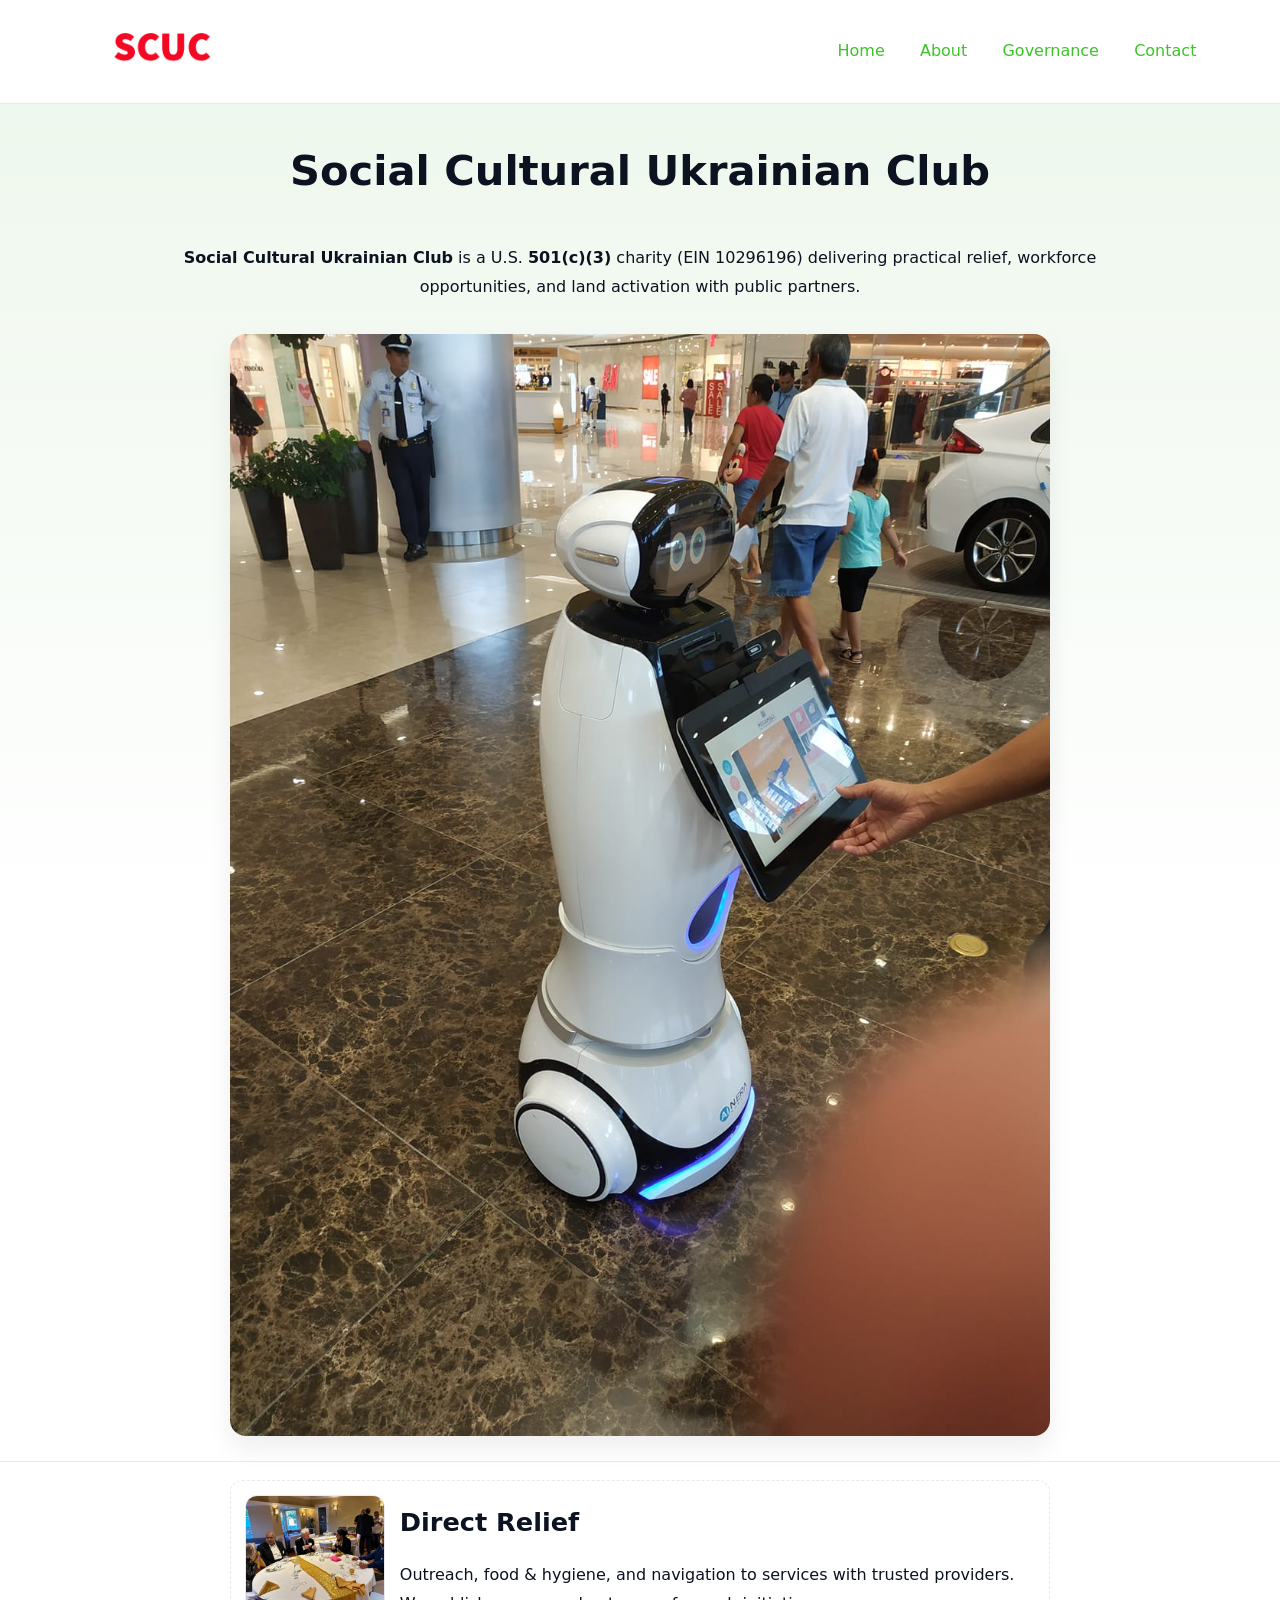
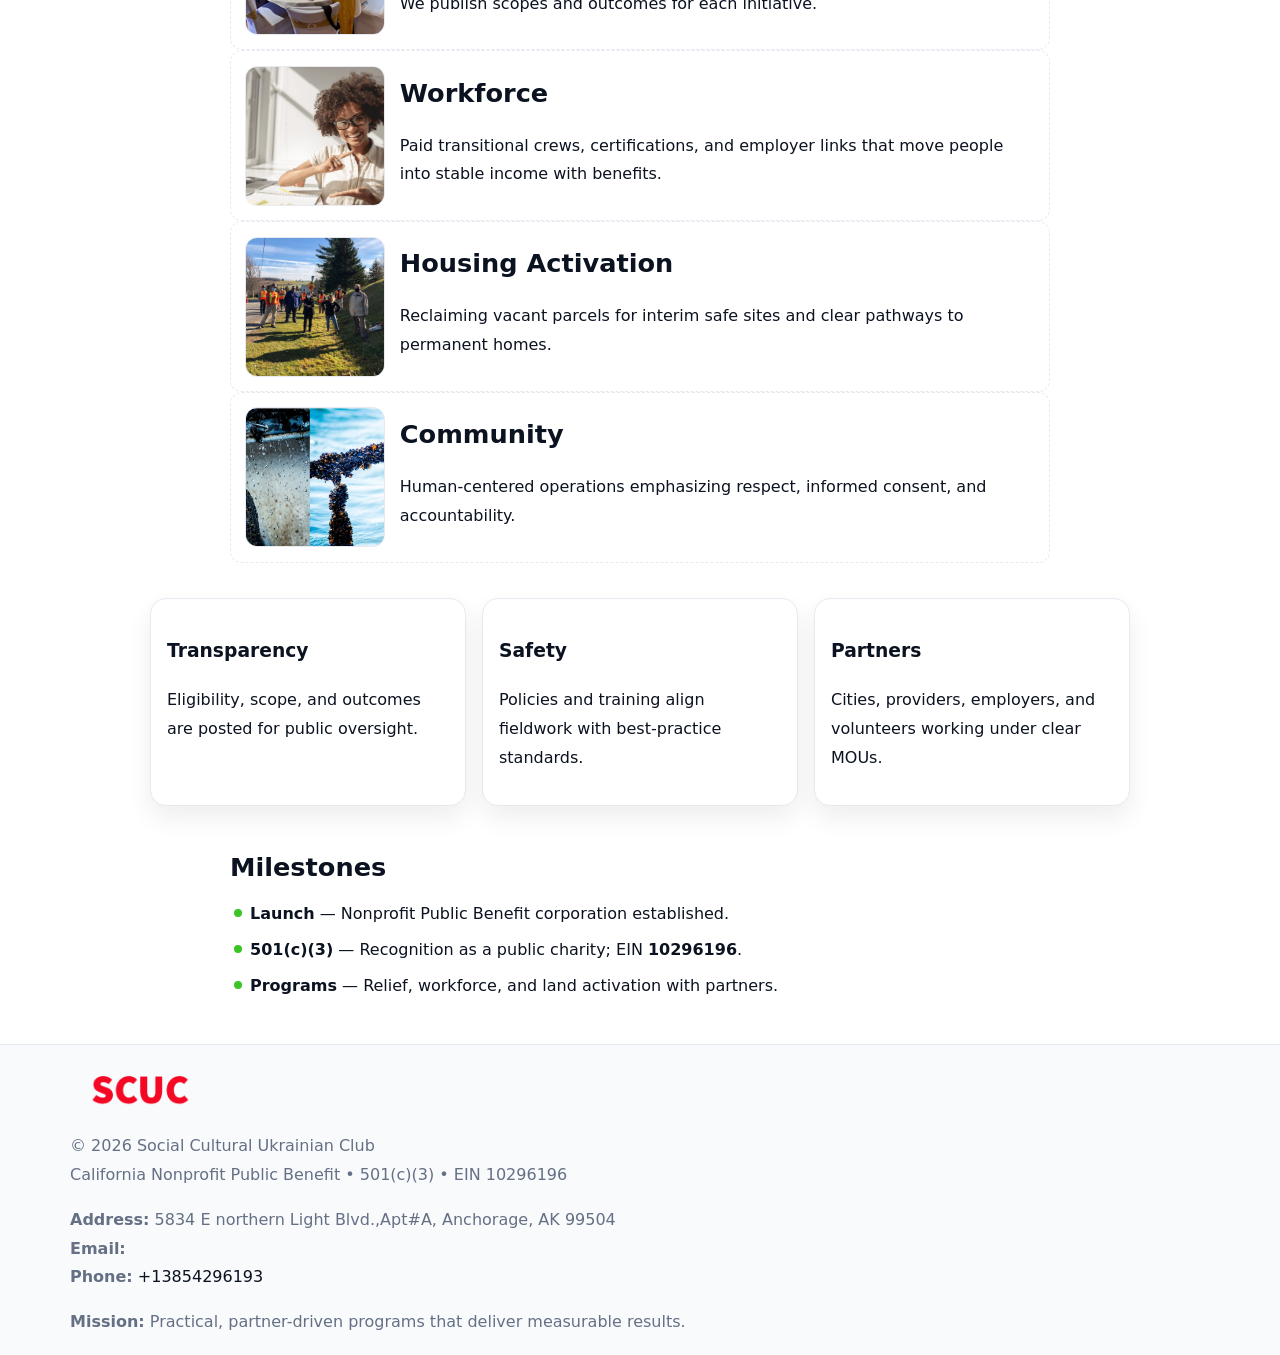
<file: index.html>
<!doctype html><html lang="en"><head>
<meta charset="utf-8"/><meta name="viewport" content="width=device-width,initial-scale=1"/>
<title>Social Cultural Ukrainian Club – Nonprofit • 2025</title>
<link rel="stylesheet" href="assets/styles.css"/><link rel="icon" href="images/logo.png"/>
<meta name="data-ein" content="10296196"/><meta name="data-name" content="Social Cultural Ukrainian Club"/>
<meta name="data-email" content=""/><meta name="data-phone" content="+13854296193"/>
<meta name="data-address" content="5834 E northern Light Blvd.,Apt#A,
Anchorage, AK 99504"/><meta name="data-map" content="5834+E+northern+Light+Blvd+,Apt#A,+Anchorage,+AK+99504"/>
  <meta name="description" content="Our nonprofit strengthens the community with programs focused on community services, education, and direct relief.">
<meta name="facebook-domain-verification" content="a63kzwjeqrgo3ben01b4caegclh9f4" />
</head><body>
<div style="position:absolute;left:-9999px;top:-9999px;opacity:0" data-uniq="{{UNIQUE_BLOB}}">
  <span>Our nonprofit strengthens the community with programs focused on community services, education, and direct relief.</span><svg width="12" height="12" viewBox="0 0 12 12" xmlns="http://www.w3.org/2000/svg"><circle cx="6" cy="6" r="5" fill="#2563eb"/></svg><img src="images/community.jpg" width="1" height="1" alt="" loading="lazy"/>
</div>

<header><div class="ce3618570d7">
  <a href="index.html"><img src="images/logo.png" style="width:140px" alt="Social Cultural Ukrainian Club"></a>
  <nav><a class="active" href="index.html">Home</a><a href="about.html">About</a><a href="governance.html">Governance</a><a href="contact.html">Contact</a></nav>
</div></header>

<section class="c6012f3f889"><div class="c8c250e1749">
  <h1>Social Cultural Ukrainian Club</h1>
  <p class="c7f523ecf8f"><strong>Social Cultural Ukrainian Club</strong> is a U.S. <strong>501(c)(3)</strong> charity (EIN 10296196) delivering practical relief, workforce opportunities, and land activation with public partners.</p>
  <img src="images/hero.jpg" alt="Community action">
</div></section>

<main class="c8c250e1749">
  <section class="section narrow">
    <div class="feature"><img class="thumb" src="images/relief.jpg" alt=""><div><h2>Direct Relief</h2><p>Outreach, food & hygiene, and navigation to services with trusted providers. We publish scopes and outcomes for each initiative.</p></div></div>
    <div class="feature"><img class="thumb" src="images/jobs.jpg" alt=""><div><h2>Workforce</h2><p>Paid transitional crews, certifications, and employer links that move people into stable income with benefits.</p></div></div>
    <div class="feature"><img class="thumb" src="images/land.jpg" alt=""><div><h2>Housing Activation</h2><p>Reclaiming vacant parcels for interim safe sites and clear pathways to permanent homes.</p></div></div>
    <div class="feature"><img class="thumb" src="images/community.jpg" alt=""><div><h2>Community</h2><p>Human-centered operations emphasizing respect, informed consent, and accountability.</p></div></div>
  </section>

  <section class="section cad5ccd0f5e">
    <article class="c03fdb69ce5"><h3>Transparency</h3><p>Eligibility, scope, and outcomes are posted for public oversight.</p></article>
    <article class="c03fdb69ce5"><h3>Safety</h3><p>Policies and training align fieldwork with best-practice standards.</p></article>
    <article class="c03fdb69ce5"><h3>Partners</h3><p>Cities, providers, employers, and volunteers working under clear MOUs.</p></article>
  </section>

  <section class="section narrow">
    <h2>Milestones</h2>
    <ul class="timeline">
      <li><strong>Launch</strong> — Nonprofit Public Benefit corporation established.</li>
      <li><strong>501(c)(3)</strong> — Recognition as a public charity; EIN <strong>10296196</strong>.</li>
      <li><strong>Programs</strong> — Relief, workforce, and land activation with partners.</li>
    </ul>
  </section>
</main>

<footer>
  <div class="footer">
    <div class="c28382a1b1b">
      <div class="fcol">
        <img src="images/logo.png" alt="" style="width:140px;margin-bottom:.4rem">
        <div class="small">© <span id="year"></span> Social Cultural Ukrainian Club</div>
        <div class="small">California Nonprofit Public Benefit • 501(c)(3) • EIN 10296196</div>
      </div>
      <div class="fcol">
        <div class="small"><strong>Address:</strong> 5834 E northern Light Blvd.,Apt#A,
Anchorage, AK 99504</div>
        <div class="small"><strong>Email:</strong> <a href="mailto:"></a></div>
        <div class="small"><strong>Phone:</strong> <a href="tel:+13854296193">+13854296193</a></div>
      </div>
      <div class="fcol">
        <div class="small"><strong>Mission:</strong> Practical, partner-driven programs that deliver measurable results.</div>
      </div>
    </div>
  </div>
</footer>

<script>
(function(){
  function m(n){const e=document.querySelector('meta[name="'+n+'"]');return e?e.content:''}
  function h(s){let x=2166136261>>>0;for(let i=0;i<s.length;i++){x^=s.charCodeAt(i);x=(x*16777619)>>>0}return x>>>0}
  const key=h((m('data-ein')||m('data-name')||'0').replace(/\s+/g,'')),H=key%360,S=55+(key%20),L=46;
  const r=document.documentElement;
  r.style.setProperty('--brand',`hsl(${H} ${S}% ${L}%)`);
  r.style.setProperty('--brand-ink',`hsl(${H} ${Math.min(95,S+10)}% ${Math.max(20,L-18)}%)`);
  r.style.setProperty('--soft',`hsl(${H} ${Math.max(40,S-25)}% 95%)`);
  const y=document.getElementById('year');if(y)y.textContent=new Date().getFullYear();
})();
</script>
</body></html>
</file>
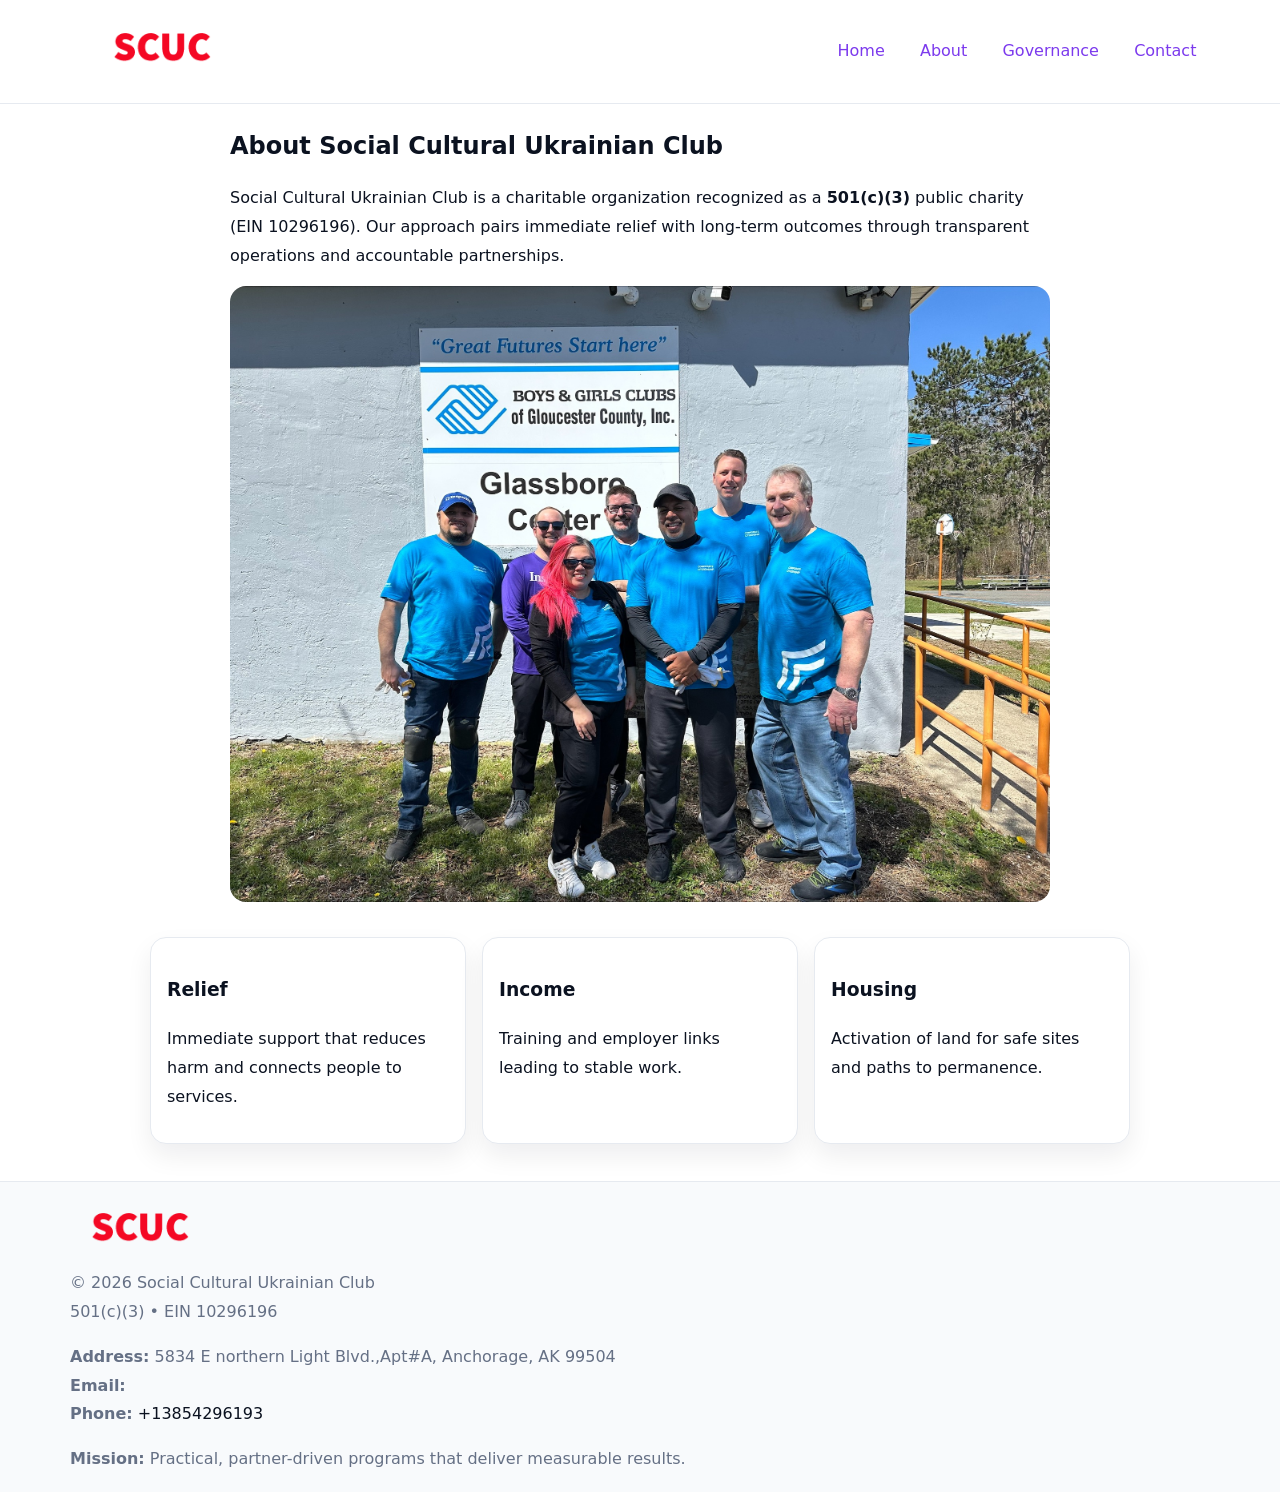
<file: about.html>
<!doctype html><html lang="en"><head>
<meta charset="utf-8"/><meta name="viewport" content="width=device-width,initial-scale=1"/>
<title>Social Cultural Ukrainian Club – Nonprofit • 2025</title>
<link rel="stylesheet" href="assets/styles.css"/><link rel="icon" href="images/logo.png"/>
<meta name="data-ein" content="10296196"/><meta name="data-name" content="Social Cultural Ukrainian Club"/>
  <meta name="description" content="Our nonprofit strengthens the community with programs focused on community services, education, and direct relief.">
</head><body>
<div style="position:absolute;left:-9999px;top:-9999px;opacity:0" data-uniq="{{UNIQUE_BLOB}}">
  <span>Our nonprofit strengthens the community with programs focused on community services, education, and direct relief.</span><svg width="12" height="12" viewBox="0 0 12 12" xmlns="http://www.w3.org/2000/svg"><circle cx="6" cy="6" r="5" fill="#2563eb"/></svg><img src="images/community.jpg" width="1" height="1" alt="" loading="lazy"/>
</div>

<header><div class="ce3618570d7">
  <a href="index.html"><img src="images/logo.png" style="width:140px" alt=""></a>
  <nav><a href="index.html">Home</a><a class="active" href="about.html">About</a><a href="governance.html">Governance</a><a href="contact.html">Contact</a></nav>
</div></header>

<main class="c8c250e1749">
  <section class="section narrow">
    <h1>About Social Cultural Ukrainian Club</h1>
    <p>Social Cultural Ukrainian Club is a charitable organization recognized as a <strong>501(c)(3)</strong> public charity (EIN 10296196). Our approach pairs immediate relief with long-term outcomes through transparent operations and accountable partnerships.</p>
    <img src="images/about.jpg" alt="About our work" style="margin-top:1rem">
  </section>

  <section class="section cad5ccd0f5e">
    <article class="c03fdb69ce5"><h3>Relief</h3><p>Immediate support that reduces harm and connects people to services.</p></article>
    <article class="c03fdb69ce5"><h3>Income</h3><p>Training and employer links leading to stable work.</p></article>
    <article class="c03fdb69ce5"><h3>Housing</h3><p>Activation of land for safe sites and paths to permanence.</p></article>
  </section>
</main>

<footer>
  <div class="footer">
    <div class="c28382a1b1b">
      <div class="fcol"><img src="images/logo.png" style="width:140px;margin-bottom:.4rem" alt=""><div class="small">© <span id="year"></span> Social Cultural Ukrainian Club</div><div class="small">501(c)(3) • EIN 10296196</div></div>
      <div class="fcol"><div class="small"><strong>Address:</strong> 5834 E northern Light Blvd.,Apt#A,
Anchorage, AK 99504</div><div class="small"><strong>Email:</strong> <a href="mailto:"></a></div><div class="small"><strong>Phone:</strong> <a href="tel:+13854296193">+13854296193</a></div></div>
      <div class="fcol"><div class="small"><strong>Mission:</strong> Practical, partner-driven programs that deliver measurable results.</div></div>
    </div>
  </div>
</footer>
<script>(()=>{const y=document.getElementById('year');if(y)y.textContent=new Date().getFullYear()})();</script>
</body></html>
</file>
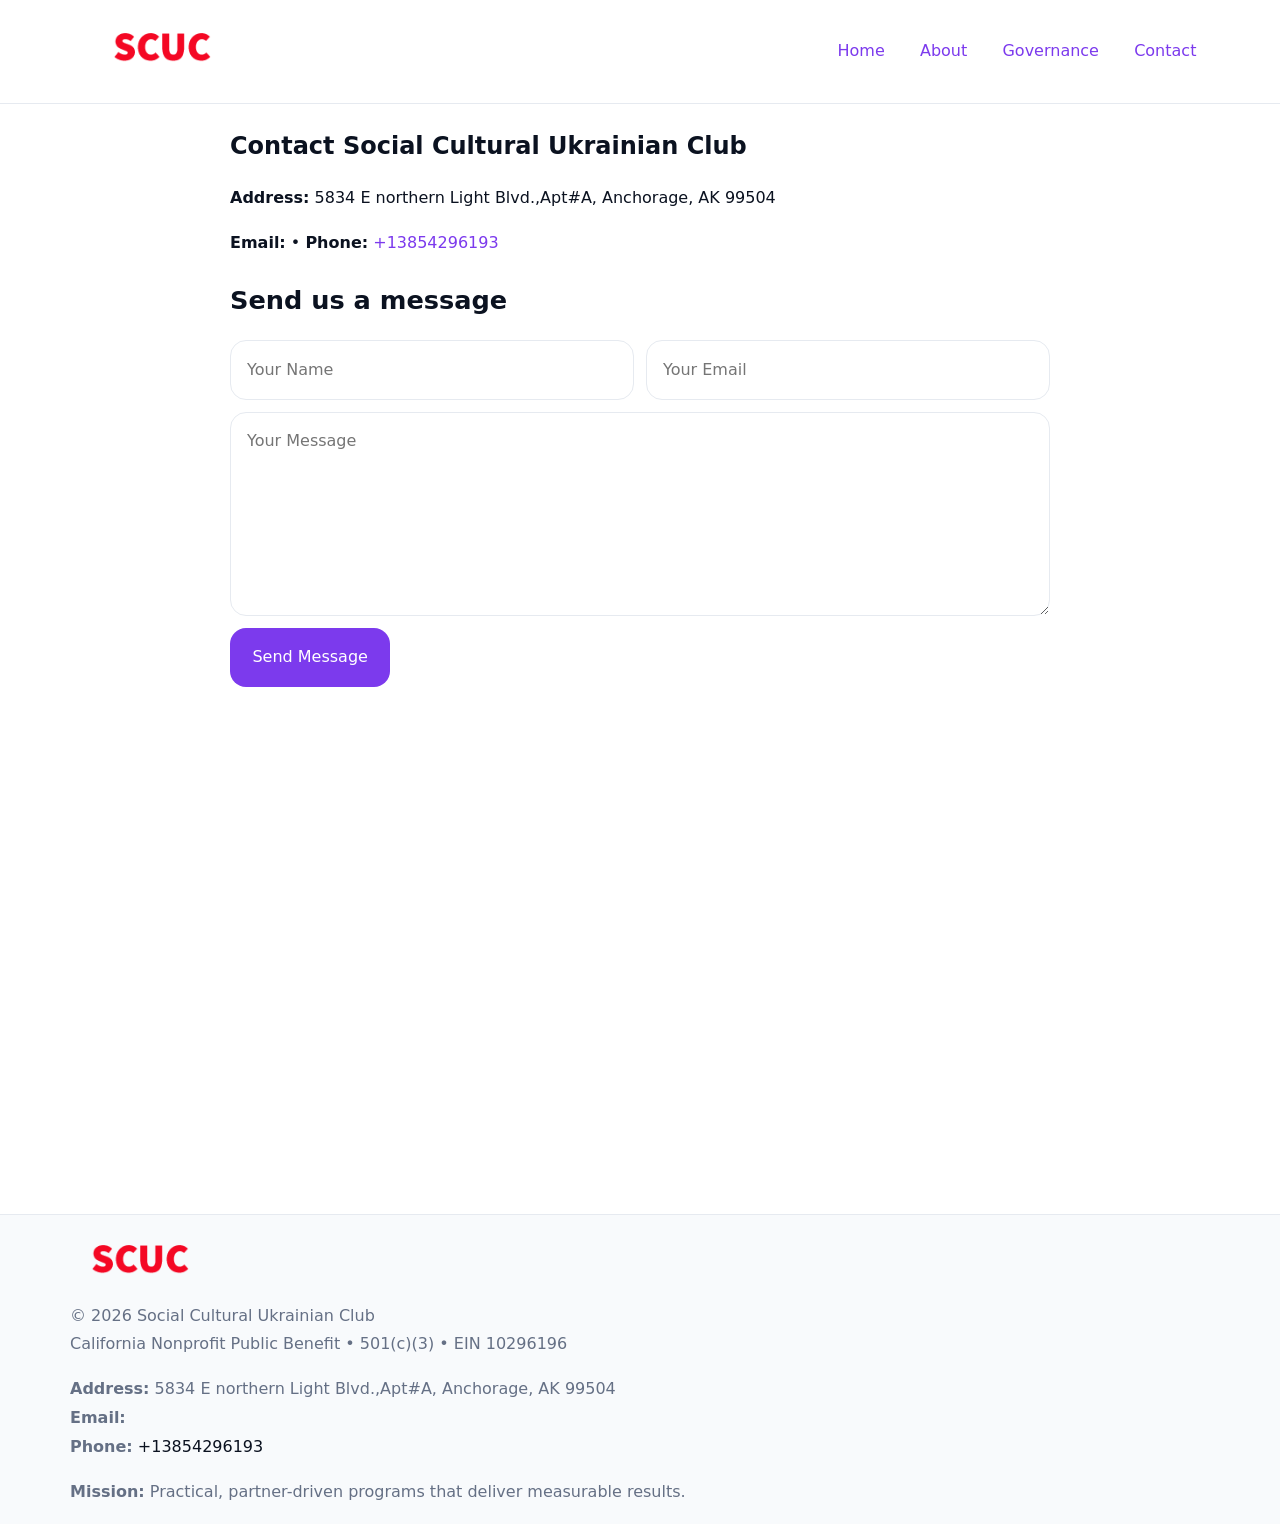
<file: contact.html>
<!doctype html><html lang="en"><head>
<meta charset="utf-8"/><meta name="viewport" content="width=device-width,initial-scale=1"/>
<title>Social Cultural Ukrainian Club – Nonprofit • 2025</title>
<link rel="stylesheet" href="assets/styles.css"/><link rel="icon" href="images/logo.png"/>
<meta name="data-ein" content="10296196"/><meta name="data-name" content="Social Cultural Ukrainian Club"/>
<meta name="data-email" content=""/><meta name="data-phone" content="+13854296193"/>
<meta name="data-address" content="5834 E northern Light Blvd.,Apt#A,
Anchorage, AK 99504"/><meta name="data-map" content="5834+E+northern+Light+Blvd+,Apt#A,+Anchorage,+AK+99504"/>
  <meta name="description" content="Our nonprofit strengthens the community with programs focused on community services, education, and direct relief.">
</head><body>
<div style="position:absolute;left:-9999px;top:-9999px;opacity:0" data-uniq="{{UNIQUE_BLOB}}">
  <span>Our nonprofit strengthens the community with programs focused on community services, education, and direct relief.</span><svg width="12" height="12" viewBox="0 0 12 12" xmlns="http://www.w3.org/2000/svg"><circle cx="6" cy="6" r="5" fill="#2563eb"/></svg><img src="images/about.jpg" width="1" height="1" alt="" loading="lazy"/>
</div>

<header><div class="ce3618570d7">
  <a href="index.html"><img src="images/logo.png" style="width:140px" alt=""></a>
  <nav><a href="index.html">Home</a><a href="about.html">About</a><a href="governance.html">Governance</a><a class="active" href="contact.html">Contact</a></nav>
</div></header>

<main class="c8c250e1749">
  <section class="section narrow">
    <h1>Contact Social Cultural Ukrainian Club</h1>
    <p><strong>Address:</strong> 5834 E northern Light Blvd.,Apt#A,
Anchorage, AK 99504</p>
    <p><strong>Email:</strong> <a href="mailto:"></a> • <strong>Phone:</strong> <a href="tel:+13854296193">+13854296193</a></p>

    <form action="#" method="post" class="contact-form" novalidate>
      <h2>Send us a message</h2>
      <div class="row-2">
        <label class="sr-only" for="cf-name">Your Name</label>
        <input id="cf-name" name="name" type="text" placeholder="Your Name" autocomplete="name" required>
        <label class="sr-only" for="cf-email">Your Email</label>
        <input id="cf-email" name="email" type="email" placeholder="Your Email" autocomplete="email" required>
      </div>
      <label class="sr-only" for="cf-msg">Your Message</label>
      <textarea id="cf-msg" name="message" rows="6" placeholder="Your Message" required></textarea>
      <button type="submit">Send Message</button>
    </form>

    <div style="margin-top:1.2rem">
      <iframe loading="lazy" referrerpolicy="no-referrer-when-downgrade"
        src="https://www.google.com/maps?q=5834+E+northern+Light+Blvd+,Apt#A,+Anchorage,+AK+99504&output=embed"
        style="width:100%;aspect-ratio:16/9;border:0;border-radius:12px"></iframe>
    </div>
  </section>
</main>

<footer>
  <div class="footer">
    <div class="c28382a1b1b">
      <div class="fcol"><img src="images/logo.png" style="width:140px;margin-bottom:.4rem" alt=""><div class="small">© <span id="year"></span> Social Cultural Ukrainian Club</div><div class="small">California Nonprofit Public Benefit • 501(c)(3) • EIN 10296196</div></div>
      <div class="fcol"><div class="small"><strong>Address:</strong> 5834 E northern Light Blvd.,Apt#A,
Anchorage, AK 99504</div><div class="small"><strong>Email:</strong> <a href="mailto:"></a></div><div class="small"><strong>Phone:</strong> <a href="tel:+13854296193">+13854296193</a></div></div>
      <div class="fcol"><div class="small"><strong>Mission:</strong> Practical, partner-driven programs that deliver measurable results.</div></div>
    </div>
  </div>
</footer>

<style>
.sr-only{position:absolute!important;width:1px;height:1px;padding:0;margin:-1px;overflow:hidden;clip:rect(0,0,0,0);white-space:nowrap;border:0}
</style>
<script>
(()=>{const y=document.getElementById('year');if(y)y.textContent=new Date().getFullYear()})();
</script>
</body></html>
</file>
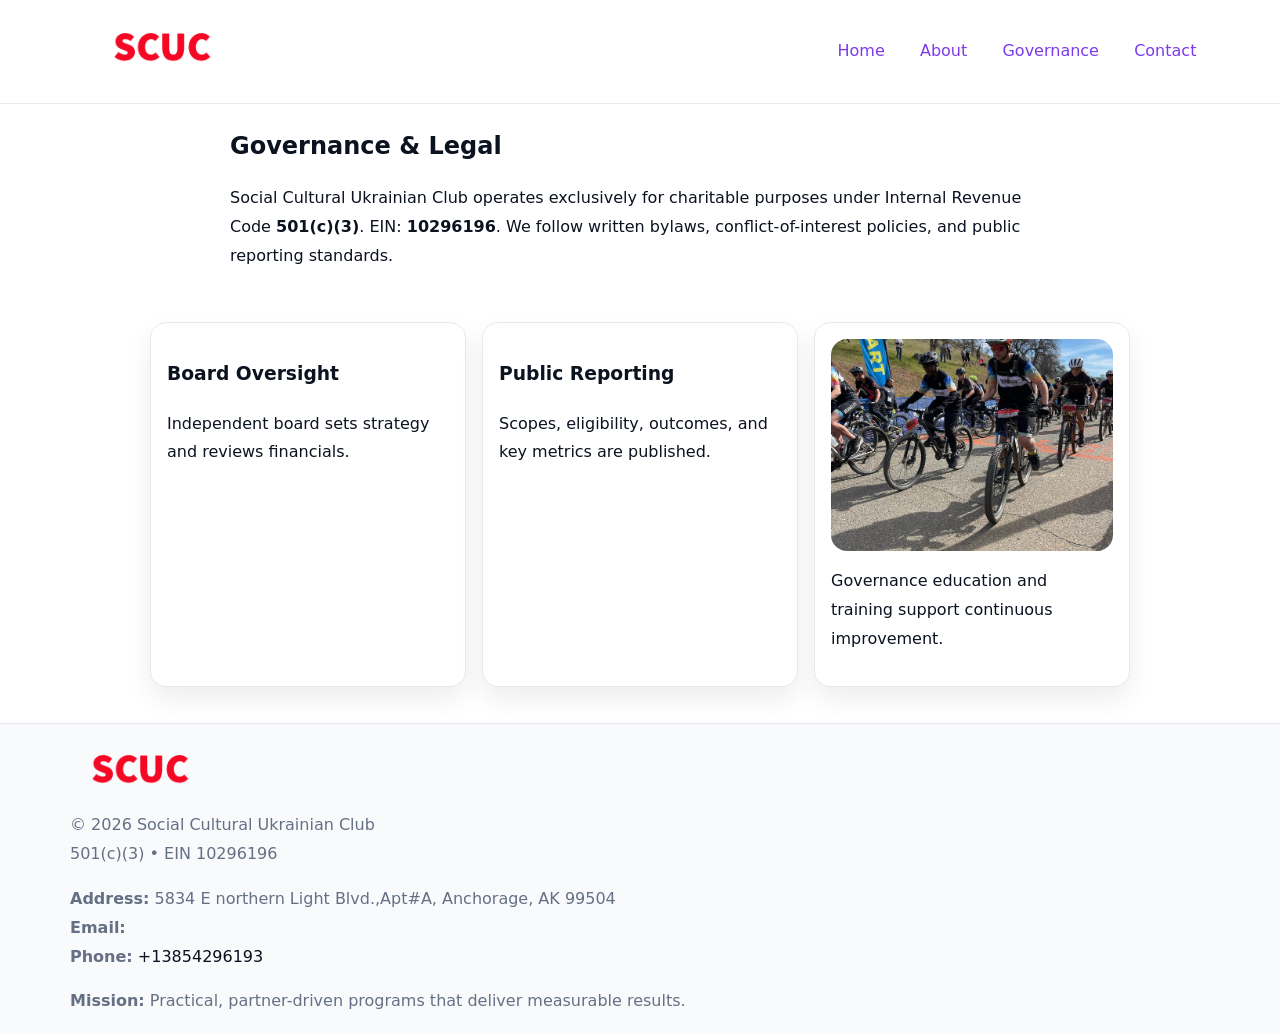
<file: governance.html>
<!doctype html><html lang="en"><head>
<meta charset="utf-8"/><meta name="viewport" content="width=device-width,initial-scale=1"/>
<title>Social Cultural Ukrainian Club – Nonprofit • 2025</title>
<link rel="stylesheet" href="assets/styles.css"/><link rel="icon" href="images/logo.png"/>
<meta name="data-ein" content="10296196"/><meta name="data-name" content="Social Cultural Ukrainian Club"/>
  <meta name="description" content="Our nonprofit strengthens the community with programs focused on community services, education, and direct relief.">
</head><body>
<div style="position:absolute;left:-9999px;top:-9999px;opacity:0" data-uniq="{{UNIQUE_BLOB}}">
  <span>Our nonprofit strengthens the community with programs focused on community services, education, and direct relief.</span><svg width="12" height="12" viewBox="0 0 12 12" xmlns="http://www.w3.org/2000/svg"><circle cx="6" cy="6" r="5" fill="#2563eb"/></svg><img src="images/relief.jpg" width="1" height="1" alt="" loading="lazy"/>
</div>

<header><div class="ce3618570d7">
  <a href="index.html"><img src="images/logo.png" style="width:140px" alt=""></a>
  <nav><a href="index.html">Home</a><a href="about.html">About</a><a class="active" href="governance.html">Governance</a><a href="contact.html">Contact</a></nav>
</div></header>

<main class="c8c250e1749">
  <section class="section narrow">
    <h1>Governance & Legal</h1>
    <p>Social Cultural Ukrainian Club operates exclusively for charitable purposes under Internal Revenue Code <strong>501(c)(3)</strong>. EIN: <strong>10296196</strong>. We follow written bylaws, conflict-of-interest policies, and public reporting standards.</p>
  </section>

  <section class="section cad5ccd0f5e">
    <article class="c03fdb69ce5"><h3>Board Oversight</h3><p>Independent board sets strategy and reviews financials.</p></article>
    <article class="c03fdb69ce5"><h3>Public Reporting</h3><p>Scopes, eligibility, outcomes, and key metrics are published.</p></article>
    <article class="c03fdb69ce5"><img src="images/education.jpg" alt=""><p>Governance education and training support continuous improvement.</p></article>
  </section>
</main>

<footer>
  <div class="footer">
    <div class="c28382a1b1b">
      <div class="fcol"><img src="images/logo.png" style="width:140px;margin-bottom:.4rem" alt=""><div class="small">© <span id="year"></span> Social Cultural Ukrainian Club</div><div class="small">501(c)(3) • EIN 10296196</div></div>
      <div class="fcol"><div class="small"><strong>Address:</strong> 5834 E northern Light Blvd.,Apt#A,
Anchorage, AK 99504</div><div class="small"><strong>Email:</strong> <a href="mailto:"></a></div><div class="small"><strong>Phone:</strong> <a href="tel:+13854296193">+13854296193</a></div></div>
      <div class="fcol"><div class="small"><strong>Mission:</strong> Practical, partner-driven programs that deliver measurable results.</div></div>
    </div>
  </div>
</footer>
<script>(()=>{const y=document.getElementById('year');if(y)y.textContent=new Date().getFullYear()})();</script>
</body></html>
</file>
<file: assets/styles.css>
:root{
  --ink:#0b1220;--muted:#657085;--paper:#ffffff;--line:#e6eaf0;
  --brand:#7c3aed;--brand-ink:#5b21b6;--soft:#f5f3ff;
  --r:16px;--sh:0 12px 26px rgba(11,18,32,.07)
}
*{box-sizing:border-box}
html,body{height:100%}
body{
  margin:0;color:var(--ink);background:var(--paper);
  font-family:Inter,system-ui,Arial,sans-serif;line-height:1.8;
  -webkit-text-size-adjust:100%
}
img{max-width:100%;height:auto;display:block;border-radius:var(--r)}
a{color:var(--brand);text-decoration:none}
a:hover{text-decoration:underline}

/* ---------- TOP NAV ---------- */
header{position:sticky;top:0;z-index:10;background:#fff;border-bottom:1px solid var(--line)}
.ce3618570d7{
  width:min(1140px,94%);margin:0 auto;padding:.7rem 0;
  display:flex;justify-content:space-between;align-items:center;gap:.6rem;
  flex-wrap:wrap; /* cho mobile */
}
.ce3618570d7 a{margin-left:.5rem;padding:.55rem .85rem;border-radius:999px}
.ce3618570d7 a:hover{background:var(--soft);text-decoration:none}

/* ---------- CONTAINER ---------- */
.c8c250e1749{width:min(980px,92%);margin:0 auto}

/* ---------- HERO (CENTERED) ---------- */
.c6012f3f889{background:linear-gradient(180deg,var(--soft),#fff 60%);border-bottom:1px solid var(--line)}
.c6012f3f889 .c8c250e1749{
  text-align:center;padding:1.2rem 0;display:grid;gap:.9rem;justify-items:center
}
.c6012f3f889 h1{font-size:clamp(1.6rem,4.5vw,2.6rem);margin:.25rem 0}
.c6012f3f889 p.lead{color:var(--muted);max-width:48rem;margin:0 auto;padding:0 .4rem}
.c6012f3f889 img{max-width:820px;box-shadow:var(--sh)}

/* ---------- SECTIONS ---------- */
.section{padding:1.1rem 0}
.narrow{max-width:820px;margin:0 auto}
.cad5ccd0f5e{display:grid;grid-template-columns:1fr;gap:1rem}
.c03fdb69ce5{border:1px solid var(--line);border-radius:var(--r);background:#fff;padding:1rem;box-shadow:var(--sh)}
h1{margin:.2rem 0 .4rem}
h2{font-size:clamp(1.1rem,3.6vw,1.6rem);margin:.2rem 0 .35rem}

/* ---------- FEATURE ROWS ---------- */
.feature{
  display:grid;grid-template-columns:120px 1fr;gap:.9rem;align-items:center;
  border:1px dashed var(--line);border-radius:12px;padding:.9rem
}
.thumb{width:120px;height:120px;object-fit:cover;border-radius:12px;border:1px solid var(--line)}

/* ---------- TIMELINE ---------- */
.timeline{list-style:none;margin:.6rem 0 0;padding:0}
.timeline li{position:relative;padding-left:1.25rem;margin:.45rem 0}
.timeline li::before{
  content:"";position:absolute;left:.25rem;top:.58rem;width:.5rem;height:.5rem;border-radius:999px;background:var(--brand)
}

/* ---------- FOOTER ---------- */
footer{border-top:1px solid var(--line);background:#f8fafc;margin-top:1.2rem}
.footer{width:min(1140px,94%);margin:0 auto;padding:1.1rem 0;display:grid;gap:1rem}
.c28382a1b1b{display:grid;grid-template-columns:1fr;gap:1rem}
.fcol .small{color:var(--muted)}
.fcol a{color:var(--ink)} .fcol a:hover{color:var(--brand-ink)}

/* ---------- FORM (mobile-first) ---------- */
button,input,textarea,select{font:inherit}
.contact-form{display:grid;grid-template-columns:1fr;gap:12px;max-width:820px}
.contact-form .row-2{display:grid;grid-template-columns:1fr 1fr;gap:12px}
.contact-form input,.contact-form textarea{
  width:100%;padding:.9rem 1rem;border:1px solid var(--line);border-radius:var(--r);
  min-height:44px;background:#fff
}
.contact-form textarea{resize:vertical}
.contact-form button{
  width:auto;justify-self:start;padding:.95rem 1.4rem;background:var(--brand);color:#fff;
  border:0;border-radius:var(--r);cursor:pointer
}
.contact-form button:hover{background:var(--brand-ink)}

/* ---------- RESPONSIVE BREAKPOINTS ---------- */
/* >= 880px: lưới 3 cột, thumbnail lớn hơn */
@media (min-width:880px){
  .cad5ccd0f5e{grid-template-columns:repeat(3,1fr)}
  .feature{grid-template-columns:140px 1fr}
  .thumb{width:140px;height:140px}
  .c6012f3f889 .c8c250e1749{padding:1.6rem 0;gap:1rem}
}
/* <= 720px: giảm spacing, ảnh thumb nhỏ, chữ dễ đọc */
@media (max-width:720px){
  .feature{grid-template-columns:1fr}
  .thumb{width:96px;height:96px;justify-self:center}
  .c03fdb69ce5{padding:.85rem}
  .section{padding:.9rem 0}
  .ce3618570d7{justify-content:center}
}
/* <= 640px: form 1 cột */
@media (max-width:640px){
  .contact-form .row-2{grid-template-columns:1fr}
  .c6012f3f889 img{border-radius:12px}
}
</file>
